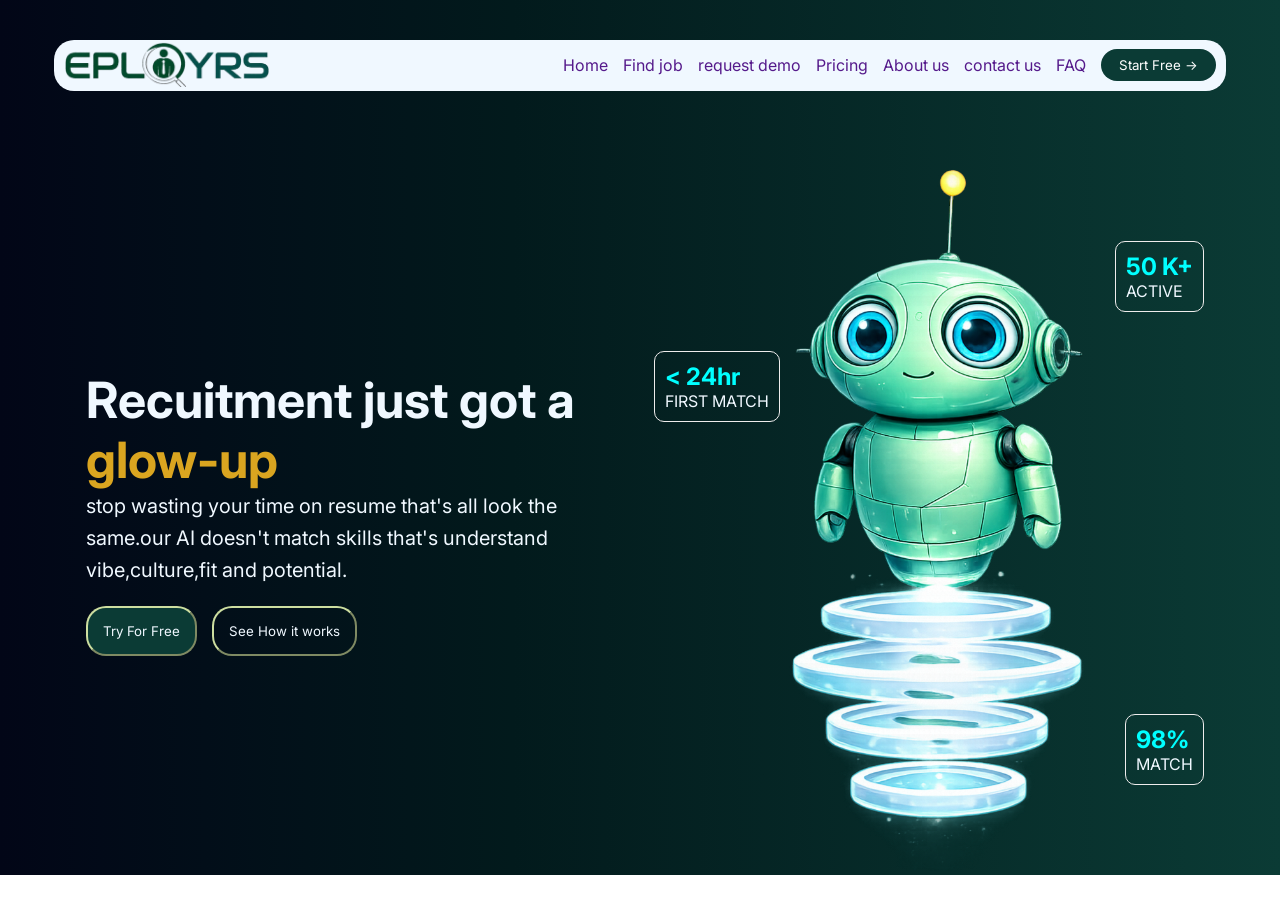
<file: E Commerce/eplotrs.html>
<!DOCTYPE html>
<html lang="en">
  <head>
    <meta charset="UTF-8">
    <meta name="viewport" content="width=device-width, initial-scale=1.0">
    <link rel="stylesheet" href="eplo.css">
    <link href="https://fonts.googleapis.com/css2?family=Inter:wght@300;400;600;700&display=swap" rel="stylesheet">
    <title>eployrs</title>
  </head>
  <body>
    <div class="section1">
      <header>
        <div class="logo">
          <img
            src="./assets/image/Magnifying_glass_logo_with_human_figure-removebg-preview.png"
            alt>
        </div>
        <div class="icon">
          <a href>Home</a>
          <a href>Find job</a>
          <a href>request demo</a>
          <a href>Pricing</a>
          <a href>About us</a>
          <a href>contact us</a>
          <a href>FAQ</a>
          <button>Start Free -></button>
        </div>
      </header>
      <div class="section2">
        <div class="just">
          <h1>Recuitment just got a <span>glow-up</span></h1>
          <p>stop wasting your time on resume that's all look the same.our AI
            doesn't match skills that's
            understand vibe,culture,fit and potential. </p>
          <div class="try">
            <button class="free">Try For Free</button>
            <button class="see">See How it works</button>
          </div>

        </div>
        <div class="robort">
          <img src="./assets/image/Friendly robot floating on glowing rings.png"
            alt>
          <div class="hr">
            <h2>< 24hr</h2>
            <p>FIRST MATCH</p>
          </div>
          <div class="K">
            <h2>50 K+</h2>
            <p>ACTIVE</p>
          </div>
          <div class="match">
            <h2>98%</h2>
            <p>MATCH</p>
          </div>

        </div>
      </div></div>
  </body>
</html>
</file>
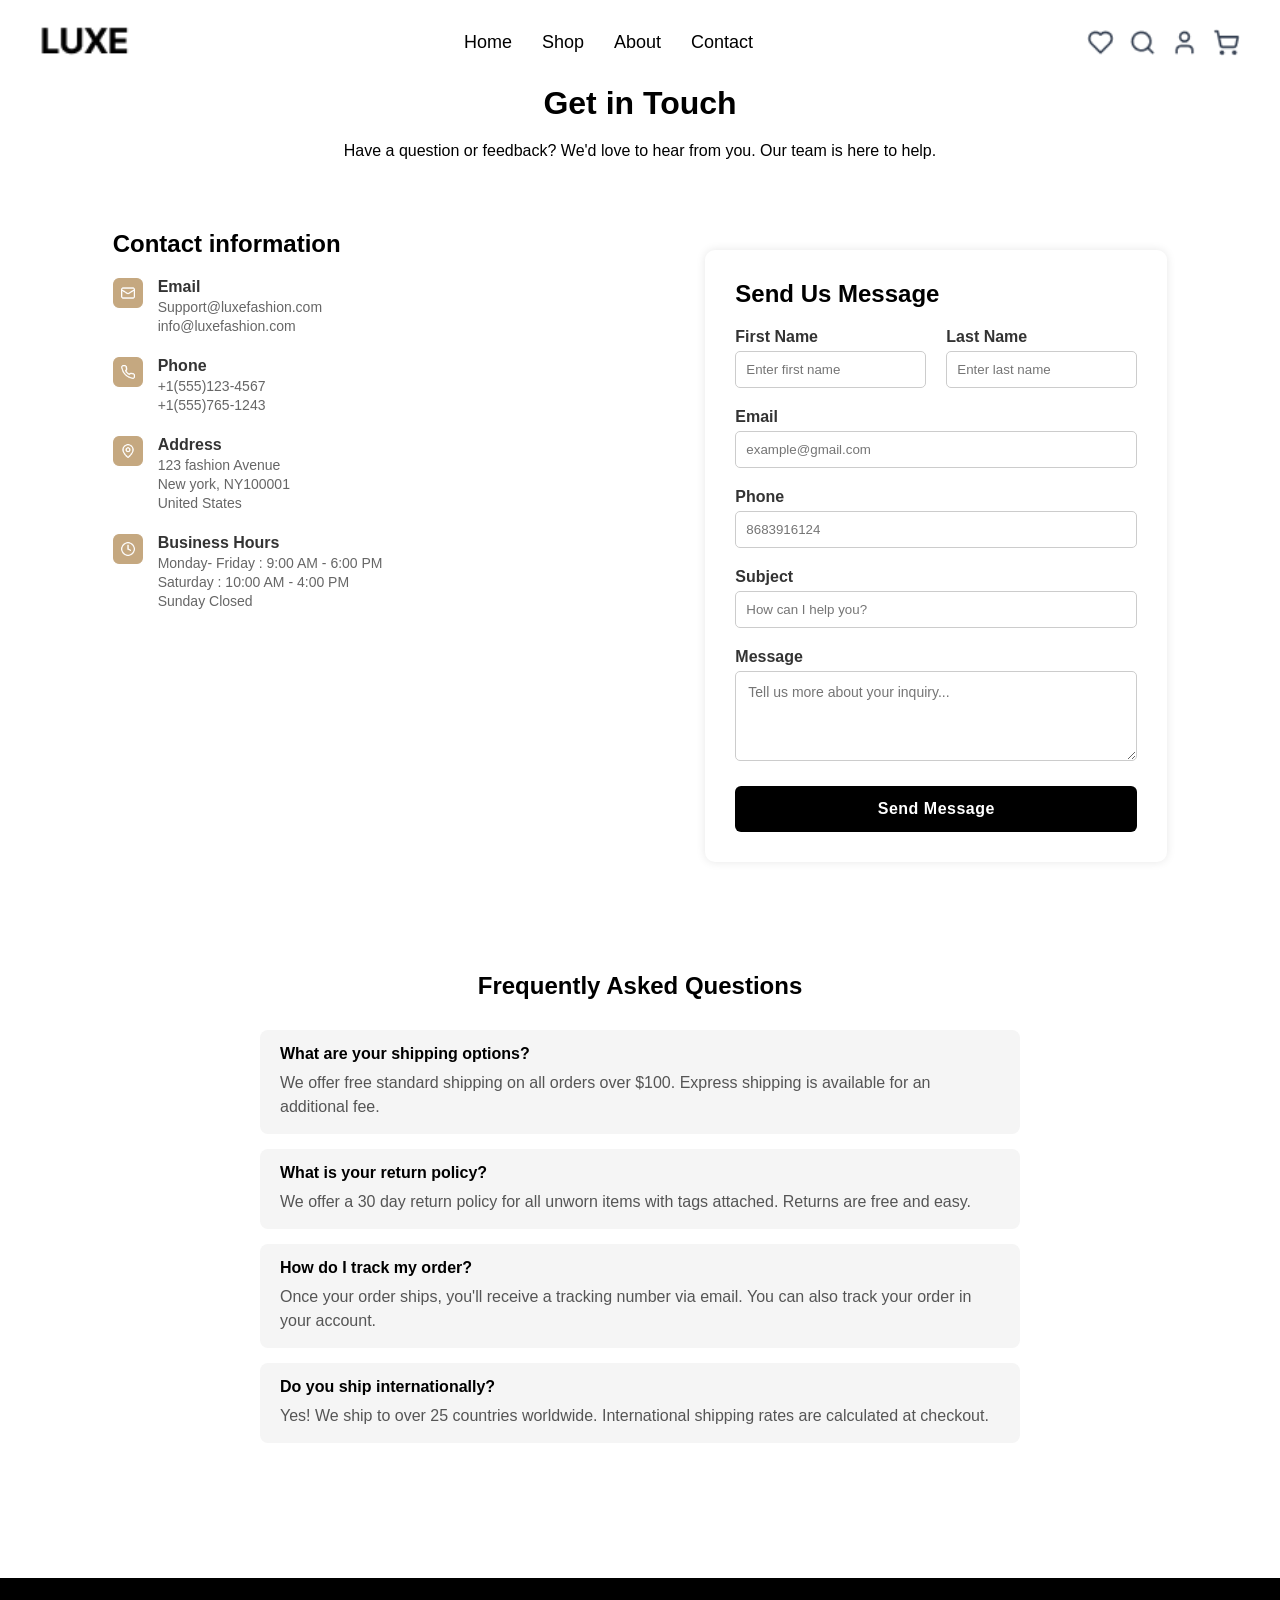
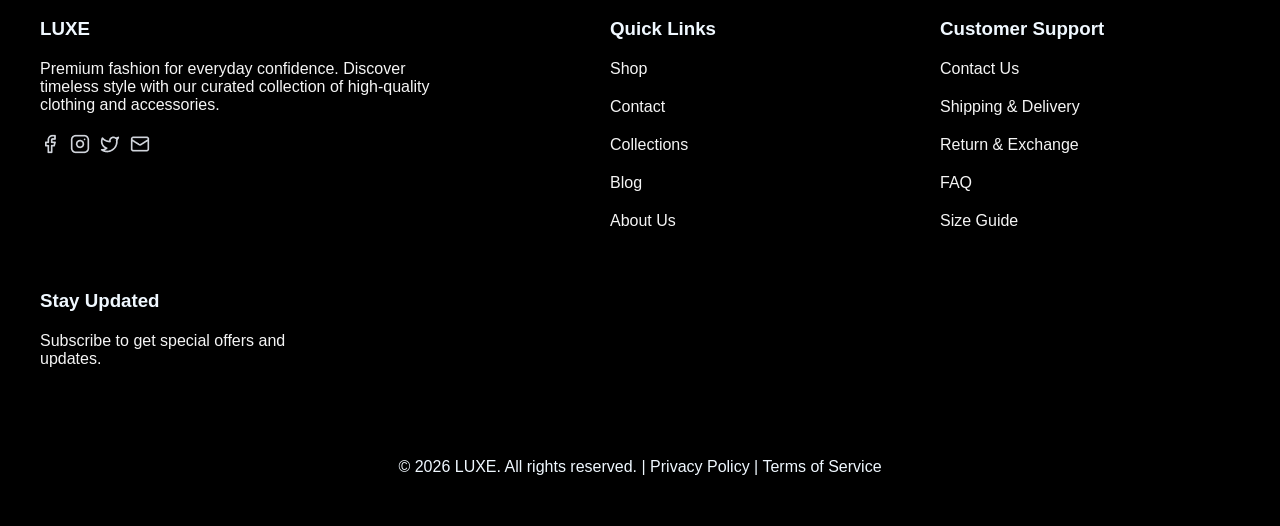
<file: E Commerce/page4.html>
<!DOCTYPE html>
<html lang="en">
    <head>
        <meta charset="UTF-8">
        <meta name="viewport" content="width=device-width, initial-scale=1.0">
        <link rel="stylesheet" href="assets/image/CSS/style.css">
        <link rel="stylesheet" href="assets/image/CSS/responsive.css">
        
        <link href="https://fonts.googleapis.com/css2?family=Inter:wght@100;200;300;400;500;600;700;800;900&display=swap" rel="stylesheet">
        <link rel="stylesheet" href="https://cdnjs.cloudflare.com/ajax/libs/font-awesome/6.5.1/css/all.min.css">
        <title>Contact Us - LUXE</title>
    </head>
    <body>
        <div class="header">
            <div class="logo">
                <a href="index.html"><img src="assets/image/Images/Link (5).png" alt="LUXE Logo"></a>
            </div>

            <div class="link">
                <a href="index.html">Home</a>
                <a href="2ndpage.html">Shop</a>
                <a href="page3.html">About</a>
                <a href="page4.html">Contact</a>
            </div>

            <div class="right-icons">
                <div class="bar">
                    <img src="assets/image/Images/Button - Wishlist.png" alt="Wishlist">
                    <img src="assets/image/Images/Button - Search.png" alt="Search">
                    <img src="assets/image/Images/Button - Profile.png" alt="Profile">
                    <img src="assets/image/Images/Button - Cart.png" alt="Cart">
                </div>
                <div class="humburger">
                    <i class="fa-solid fa-bars"></i>
                </div>
            </div>
        </div>

        <div class="touch">
            <h1>Get in Touch</h1>
            <p>Have a question or feedback? We'd love to hear from you. Our team is here to help.</p>
        </div>

        <div class="midbox">
            <div class="half1">
                <div class="contact">
                    <h2>Contact information</h2>
                </div>
                <div class="email">
                    <img src="assets/image/Images/email.png" alt="Email">
                    <div class="email1">
                        <h3>Email</h3>
                        <p>Support@luxefashion.com</p>
                        <p>info@luxefashion.com</p>
                    </div>
                </div>
                <div class="email">
                    <img src="assets/image/Images/phone.png" alt="Phone">
                    <div class="email1">
                        <h3>Phone</h3>
                        <p>+1(555)123-4567</p>
                        <p>+1(555)765-1243</p>
                    </div>
                </div>
                <div class="email">
                    <img src="assets/image/Images/address.png" alt="Address">
                    <div class="email1">
                        <h3>Address</h3>
                        <p>123 fashion Avenue</p>
                        <p>New york, NY100001</p>
                        <p>United States</p>
                    </div>
                </div>
                <div class="email">
                    <img src="assets/image/Images/hour.png" alt="Hours">
                    <div class="email1">
                        <h3>Business Hours</h3>
                        <p>Monday- Friday : 9:00 AM - 6:00 PM</p>
                        <p>Saturday : 10:00 AM - 4:00 PM</p>
                        <p>Sunday Closed</p>
                    </div>
                </div>
                <div class="email">
                    <iframe src="https://www.google.com/maps/embed?pb=!1m18!1m12!1m3!1d3507.4391218487026!2d77.03855707416118!3d28.466319391611506!2m3!1f0!2f0!3f0!3m2!1i1024!2i768!4f13.1!3m3!1m2!1s0x390d19b1446866fb%3A0x2a5581c86a83116f!2sCut%20Edge%20Technology!5e0!3m2!1sen!2sin!4v1774423257082!5m2!1sen!2sin" width="100%" height="200" style="border:0;" allowfullscreen="" loading="lazy" referrerpolicy="no-referrer-when-downgrade"></iframe>
                </div>
            </div>

            <div class="half2">
                <div class="form">
                    <form action="#" method="POST">
                        <div class="msg">
                            <h2>Send Us Message</h2>
                        </div>
                        <div class="form1">
                            <div class="fname">
                                <label for="first-name">First Name</label>
                                <input type="text" id="first-name" placeholder="Enter first name" required>
                            </div>
                            <div class="fname">
                                <label for="last-name">Last Name</label>
                                <input type="text" id="last-name" placeholder="Enter last name" required>
                            </div>
                        </div>
                        <div class="form2">
                            <div class="email2"> 
                                <label for="user-email">Email</label>
                                <input type="email" id="user-email" placeholder="example@gmail.com" required>
                            </div> 
                            <div class="email2">
                                <label for="user-phone">Phone</label>
                                <input type="tel" id="user-phone" placeholder="8683916124">
                            </div>
                            <div class="email2">
                                <label for="user-subject">Subject</label>
                                <input type="text" id="user-subject" placeholder="How can I help you?">
                            </div>
                            <div class="message">
                                <label for="user-msg">Message</label>
                                <textarea id="user-msg" rows="4" placeholder="Tell us more about your inquiry..."></textarea>
                            </div>
                        </div>
                        <div class="sendmsg">
                            <button type="submit">Send Message</button>
                        </div>
                    </form>
                </div>
            </div>
        </div>

        <div class="question">
            <div class="quesion2">
                <h2>Frequently Asked Questions</h2>
            </div>
            <div class="question2">
                <h4>What are your shipping options?</h4>
                <p>We offer free standard shipping on all orders over $100. Express shipping is available for an additional fee.</p>
            </div>
            <div class="question2">
                <h4>What is your return policy?</h4>
                <p>We offer a 30 day return policy for all unworn items with tags attached. Returns are free and easy.</p>
            </div>
            <div class="question2">
                <h4>How do I track my order?</h4>
                <p>Once your order ships, you'll receive a tracking number via email. You can also track your order in your account.</p>
            </div>
            <div class="question2">
                <h4>Do you ship internationally?</h4>
                <p>Yes! We ship to over 25 countries worldwide. International shipping rates are calculated at checkout.</p>
            </div>
        </div>

        <div class="footer">
            <div class="footer-top">
                <div class="lux lux1">
                    <h3>LUXE</h3>
                    <p>Premium fashion for everyday confidence. Discover timeless style with our curated collection of high-quality clothing and accessories.</p>
                    <div class="footericon">
                        <img src="assets/image/Images/Link - Facebook.png" alt="Facebook">
                        <img src="assets/image/Images/Link - Instagram.png" alt="Instagram">
                        <img src="assets/image/Images/Link - Twitter.png" alt="Twitter">
                        <img src="assets/image/Images/Link - Email.png" alt="Email">
                    </div>
                </div>
                
                <div class="lux lux2">
                    <h3>Quick Links</h3>
                    <a href="#">Shop</a>
                    <a href="#">Contact</a>
                    <a href="#">Collections</a>
                    <a href="#">Blog</a>
                    <a href="#">About Us</a>
                </div>
                
                <div class="lux lux3">
                    <h3>Customer Support</h3>
                    <a href="#">Contact Us</a>
                    <a href="#">Shipping &amp; Delivery</a>
                    <a href="#">Return &amp; Exchange</a>
                    <a href="#">FAQ</a>
                    <a href="#">Size Guide</a>
                </div>
                
                <div class="lux lux4">
                    <h3>Stay Updated</h3>
                    <p>Subscribe to get special offers and updates.</p>
                </div>
            </div>
            <p class="copy">&copy; 2026 LUXE. All rights reserved. | Privacy Policy | Terms of Service</p>
        </div>
    </body>
</html>
</file>
<file: E Commerce/eplo.css>
* {
    margin: 0px;
    padding: 0px;
    font-family: 'Inter', sans-serif;
}

.section1 {
    background: linear-gradient(90deg,
            #020617 0%,
            #021a1c 40%,
            #0b3b35 100%);
    height: auto;
    padding-top: 20px;
}

header {
    display: flex;
    justify-content: space-between;
    align-items: center;
    text-align: center;
    width: 90%;
    background-color: aliceblue;

    margin: 20px auto;
    border-radius: 20px;
    padding: 0 10px 0 10px;

}

.logo img {
    /* height: 14vh; */
    width: 16vw;
}

.icon {
    display: flex;
    gap: 15px;
    text-decoration: none;
    align-items: center;
}

.icon a {
    text-decoration: none;
}

.icon button {
    /* padding: 8px; */
    /* border-radius: 20px; */
    padding: 8px 18px;
    border-radius: 20px;
    border: none;
    background: #0b3b35;
    color: white;
    cursor: pointer;
}

.just {
    color: aliceblue;
    display: flex;
    flex-direction: column;
}

.section2 {
    display: flex;
    justify-content: space-around;
    margin-top: 60px;
    padding: 0 20px;
    align-items: center;
}

.robort img {
    /* height: 100vh; */
    /* width: 60vw; */
    height: 80vh;


}

.just {
    width: 40%;
}

.just h1 {
    font-size: 50px;
}

.just p {
    font-size: 20px;
    line-height: 1.6;
}
.see{
    background: none;
    color: aliceblue;
}
.try button {
    padding: 15px;
    border-radius: 20px;
   border-color: rgb(205, 222, 160);
    /* background: none; */
}

.just span {
    color: goldenrod;
}

.try {
    display: flex;
    gap: 15px;
    margin-top: 20px;
}

.robort {
    position: relative;
}

.hr {
    position: absolute;
    top: 200px;
    left: -60px;
    color: aliceblue;
    border: 1px solid rgb(238, 236, 236);
    padding: 10px;
    border-radius: 10px;

}

.K {
    position: absolute;
    top: 90px;
    right: -10px;
    color: aliceblue;
    padding: 10px;
    border: 1px solid rgb(238, 236, 236);

    border-radius: 10px;


}

.match {
    position: absolute;
    bottom: 90px;
    right: -10px;
    color: aliceblue;
    border: 1px solid rgb(238, 236, 236);
    padding: 10px;
    border-radius: 10px;

}

.robort h2 {
    color: aqua;
}

.free {
    background-color: #0b3b35;
    color: aliceblue;
}
</file>
<file: E Commerce/assets/image/CSS/style.css>
*{
    margin: 0;
    padding: 0;
    box-sizing: border-box;
    font-family: Arial, sans-serif;
}
body {
  font-family: 'Inter';
}

.header{
    width: 100%;
display:flex;
justify-content:space-between;
align-items:center;
padding:15px 40px;
/* position:relative; */
}

.logo img{
width:10vh;
}

.link{
display:flex;
gap:30px;

}


.link a{
text-decoration:none;
color:black;
font-size:18px;
}

.right-icons {
    display: flex;
    align-items: center;
    gap: 20px;
}

.bar {
    display: flex;
    gap: 15px;
    align-items: center;
}

.bar img {
    width: 3vh;
    cursor: pointer;
}

/* hide checkbox */
#menu{
display:none;
}


.humburger{
display:none;
font-size:28px;

cursor:pointer;

}
.section1{
    height:100vh;
    
    background:linear-gradient(90deg, #00000099, #00000033) , url("/assets/image/Images/Hero.png");
    background-size:cover;
    background-position: center;
    /* position:relative; */


   
}
.discover{
    position: absolute;
    top: 50%;
    left: 5%;
    
}
.discover h2{
    font-size: 70px;
    color: white;
}
.discover p{
    font-size: 20px;
    color: white;
}
.shop{
    height: 50px;
    width: 150px;
margin-top: 20px;
border: none;
border-radius: 7px;
}
.exp{
    background: none;
    height: 50px;
    width: 200px;
    color: white;
    border-color: aliceblue;
    border-radius: 7px;
}
.section2{
text-align:center;
margin-top:30px;
}

.section2 p{
font-size:40px;
}
.pic{
    display: flex;
    flex-wrap: wrap;
    gap: 10px;
    margin-top: 20px;
 
    position: relative;
    justify-content: space-evenly;
}
.pic1{
position: relative;
width: 20%;
}

.pic1 div{
   
position: absolute;
bottom: 10px;
/* left: 10px; */
color: white;

}
.pic1 img{
    /* display: flex; */
    border-radius: 10px;
    width: 100%;

   display: block;

    background: linear-gradient(
        to top,
        rgba(0, 0, 0, 0.7),   /* bottom dark */
        rgba(0, 0, 0, 0.2)    /* top light */
    );
}

.trend{
    display: flex;
    justify-content: space-between;
   padding-top: 40px;
   text-align: center;
   padding-left: 20px;
   padding-right: 30px;
}
.trend p{
    font-size: 30px;
    padding-left: 10px;
}
.trend button{
    height: 7vh;
    width: 20vh;
    background-color: rgba(255, 255, 255, 1);
    border-radius: 10px;
}
.photos{
    display: grid;
    grid-template-columns: repeat(4, 1fr);
    flex-wrap: wrap;
    gap: 20px;
    margin-top: 20px;
    padding: 0 20px; /* better than only left padding */
    box-sizing: border-box;
}
.price{
    display: flex;
    justify-content: space-between; /* better than gap:45px */
    align-items: center;
    font-size: 20px;
    gap: 20px;
    flex-wrap: wrap;
    font-size: 25px;
}
.photo2{
    width: 100%;
    overflow: hidden;
}
.photo2 img{

      width: 100%;
    height: auto;
    display: block;
    border-radius: 10px;
}
.card p{
    padding-left:10px ;
    padding-top: 10px;
}
.card{
    width: 100%;
    overflow: hidden;
}
.card img{
    width: 100%;
    height: auto;
    display: block;
    border-radius: 10px;
  
}
.jacket {
    position: relative;
}
.new{
    position: absolute;
    top: 10px;
    left: 10px;
    font-size: 18px;
   
    background-color: #000;
    border: 1px solid black;
    border-radius: 20px;
   height: 30px;
   display: flex;
   text-align: center;
   justify-content: center;
   align-items: center;
   width: 50px;
    color: #f5f5f5;
    
}
.rating{
    color: gold;
    padding-left: 10px;
    padding-top: 10px;
}
.price button{
    height: 40px;
    width: 150px;
    border: none;
    background-color: black;
    color: aliceblue;
    border-radius: 8px;
    /* margin-bottom: 20px;  */
}
.mid{
    display: flex;
    margin-top: 60px;
    justify-content: space-between;
}
.summer{
 padding-top: 10%;
 padding-left: 30px;
 display: flex;
 flex-direction: column;
 gap: 20px;
 
}
.summer button{
    height: 50px;
    width: 180px;
    background-color: black;
    border: none;
    color: aliceblue;
    border-radius: 8px;
}
.street img{
width:100%;
}
.why{
    text-align: center;

}
.downbar{
    display: flex;
    flex-wrap: wrap;
    margin-top: 50px;
    text-align: center;
    justify-content: space-around;
}
.margin{
    width: 200px;
}
.margin p{
    font-size: small;
}
.footer{
    display: flex;
    flex-direction: column;
    flex-wrap: wrap;
    background-color: black;
    margin-top: 100px;
    padding-bottom: 50px;
    
}
.footer-top {
    display: flex;
    flex-wrap: wrap;
    justify-content: space-between;
    padding: 40px;
    gap: 60px;
}
.lux1{
    width: 35%;
}
.lux2{
    width: 15%;
}
.lux3{
    width: 25%;
}
.lux4{
    width: 25%;
}
.lux{
    color: aliceblue;
    /* padding-top: 50px; */
    display: flex;
   /* padding: 20px; */
   /* width: 25%; */
    flex-direction: column;
    gap: 20px;
    /* width: 250px; */
}
.lux a{
    color: #f5f5f5;
    text-decoration: none;
   
}
.lux p{
     color: #f5f5f5;

}
.footericon{
    display: flex;
    gap: 10px;
}
.copy{
    color: aliceblue;
    text-align: center;
    padding-top: 50px;
}
.shop1{
    border: 1px solid black;
    width: 100%;
    height: 100px;
    padding-left: 50px;
    padding-top: 10px;
    display: flex;
    flex-direction: column;
    gap: 10px;
     background-color: #F9FAFB;
}
.show{
    display:flex;
    justify-content: space-between;
    padding-top: 30px;
    padding-right: 30px;
    padding-left: 30px ;
    align-items: center;
  
}
.show-none{
    display: none;
}

.show i {
    margin: 0 10px;
    cursor: pointer;
}
.show p{
  padding-top: 10px;
}
select{
    font-size: 15px;
    padding: 10px;
    border-radius: 10px;
}
.colm1{
    display: flex;
    /* padding-top: 20px;
    padding-left: 30px; */
    /* gap: 8px; */
    
    justify-content: center;
    align-items: center;
}
.colm1 p{
    font-size:20px;
}
.colm1 img{
    height: 20px;
    width: 20px;
}
.category{
    padding-left: 20px;
    display: flex;
    flex-direction: column;
    gap: 10px;
    margin-top: 20px;
   
}
.category label{
    display: flex;
    gap: 7px;
   
}
.category input{
    height: 20px;
    width: 20px;
}
.doller{
  
 display: flex;
 flex-direction: column;
 margin-top: 20px;
padding-left: 20px;
padding-right: 20px;
gap: 10px;
}
.doller p{
    display: flex;
    gap: 50px;
    font-size:20px;
    
}
.size{
  padding-left: 20px;
  margin-top: 20px;
}
.size input{
    width: 30px;
    border: 1px solid black;
    border-radius: 5px;
    text-align: center;
}
.clr{
    margin-top: 20px;
    padding-left: 20px;
}
.container{
    display: flex;
    gap: 10px;
    flex-wrap: wrap;
    margin-top: 10px;
}
.circle{
    height: 50px;
    width: 50px;
    border: 1px solid black;
    border-radius: 50%;
  
   
}
.srcptm{
    display: flex;
    flex-direction: column;
    gap: 10px;
}
.black{
    background-color: black;
}
.gray{background-color: #6A7282;}
.gold{background-color: #C5A880;}
.blue{background-color: #155DFC;}
.red{background-color: #E7000B;}
.container2 {
    display: flex;
    gap: 20px;
    width: 100%;
    margin-top: 50px;
}
.section2{
    display: flex;
    flex-direction: column;
}
.clear{
  margin-top: 50px;
   text-align: center;
   
}
.clear button{
    font-size: 20px;
    padding: 10px;
    border-radius: 10px;
}
.aside{
    display: grid;
    grid-template-columns: 1fr 1fr  1fr;
    gap: 20px;
    width: 100%;
}
.clt-size {
    display: flex;
    gap: 10px;
    flex-wrap: wrap;
   padding-top: 20px;
   padding-right: 30px;
}
.clt-size div{
align-items: center;
    justify-content: center;
    border: 1px solid black;
    border-radius: 7px;
    width: 50px;
    text-align: center;
    font-size: 20px;
     /* padding: 10px; */
  
}
.hoodi{
    margin-top: 20px;
}
.section10{
    width: 25%;
    
}
.preview{
    display: flex;
    gap: 10px;
    justify-content: center;
    margin-top: 30px;
}
.preview div{
 align-items: center;
 border: 1px solid black;
 padding: 10px;
 justify-content: center;
 border-radius: 10px;
 
  
  margin-top: 20px;
   
}
.box{
  width: 60px;
  border: 1px solid black;
  text-align: center;
  
}
.bottom{
    display: flex;
    justify-content: space-between;
    flex-wrap: wrap;
   margin-top: 100px;
  text-align: center;
  padding-left: 30px;
  padding-right: 30px;
 

}
.center{
    background: linear-gradient(
    rgba(47, 79, 90, 0.5),
    rgba(58, 74, 63, 0.5)
),url("/assets/image/Images/ef085af87543e48a8e4cd389b7323b058362e534.jpg");


    position: relative;
    height: 50vh;
    background-position: center;
}
.mid2{
    display: flex;
    flex-direction: column;
 align-items: center;
 
padding-top: 100px;
    
    color: #F9FAFB;
}
.mid2 p{
    font-size: small;
}
.story {
    text-align: center;   
    max-width: 700px;    
    margin: 0 auto; 
    padding-top: 100px;      
}

.story h2 {
    margin-bottom: 15px; 
}

.story p {
    margin-bottom: 10px;  
}
.stand{
    margin-top: 100px;
    text-align: center;
}
.num{
    display: flex;
    padding-left: 40px;
    padding-right: 40px;
    margin-top: 100px;
    justify-content: space-between;
}
.numbr p{
    font-size: smaller;
}
.meet{
    text-align: center;
    margin-top: 120px;
}
.clothpic{
    display: flex;
    gap: 20px;
   
    text-align: center;
    margin-top: 50px;
   justify-content: center;
}
.clothphoto p{
    font-size: smaller;
}
.clothphoto img{
    width: 100%;
}
.touch{
   display: flex;
   flex-direction: column;
   align-items: center;
   gap: 20px;
}
.midbox{
    display: flex;
    margin-top: 50px;
    flex-wrap: wrap;
   
   justify-content:space-evenly;
}
.half1 {
    width: 100%;
    max-width: 500px;
    
    padding: 20px;
    /* background: #f9f9f9; */
    border-radius: 10px;
    font-family: Arial, sans-serif;
}

/* Heading */
.contact h2 {
    margin-bottom: 20px;
    font-size: 24px;
}

/* Each row (email, phone, etc.) */
.email {
    display: flex;
    align-items: flex-start;
    gap: 15px;
    margin-bottom: 20px;
}

/* Icon */
.email img {
    width: 30px;
    height: 30px;
}

/* Text section */
.email1 h3 {
    margin: 0;
    font-size: 16px;
    color: #333;
}

.email1 p {
    margin: 3px 0;
    font-size: 14px;
    color: #666;
}

/* Map section */
.map {
    height: 10px;
    width: 50px;
    
    
}





.half2{
    display: flex;
    flex-direction: column;
}


.form{
    width: 100%;
    display: flex;
    justify-content: center;
    padding: 40px 20px;
}

form{
    width: 100%;
    max-width: 800px;
    /* background: #f9f9f9; */
    padding: 30px;
   
    border-radius: 10px;
    box-shadow: 0 0 10px rgba(0,0,0,0.1);
}


.form1{
    display: flex;
    gap: 20px;
    margin-bottom: 20px;
    margin-top: 20px;
}


.form2{
    display: flex;
    flex-direction: column;
    gap: 20px;
}

.fname,
.email2,
.message{
    display: flex;
    flex-direction: column;
    width: 100%;
}


label{
    margin-bottom: 5px;
    font-weight: 600;
    color: #333;
}


input{
    padding: 10px;
    border-radius: 5px;
    border: 1px solid #ccc;
    outline: none;
    transition: 0.3s;
}


input:focus{
    border-color: #000;
    box-shadow: 0 0 5px rgba(0,0,0,0.2);
}


/* Heading margin */
.msg h2 {
    margin-bottom: 20px;
    font-size: 24px;
}

/* Textarea input style matching inputs */
.message textarea {
    width: 100%;
    padding: 12px;
    border-radius: 5px;
    border: 1px solid #ccc;
    outline: none;
    resize: vertical;
    font-family: inherit;
    font-size: 14px;
    transition: 0.3s;
}

.message textarea:focus {
    border-color: #000;
    box-shadow: 0 0 5px rgba(0,0,0,0.2);
}

/* Send Message button container and styling */
.sendmsg {
    margin-top: 25px;
    width: 100%;
}

.sendmsg button {
    width: 100%;
    background-color: #000;
    color: #fff;
    padding: 14px;
    border: none;
    border-radius: 6px;
    font-size: 16px;
    font-weight: 600;
    cursor: pointer;
    letter-spacing: 0.5px;
    transition: background-color 0.2s ease, transform 0.1s ease;
}

.sendmsg button:hover {
    background-color: #222;
}

.sendmsg button:active {
    transform: scale(0.99);
}
.question {
    max-width: 800px;    
    margin: 50px auto;    
    padding: 20px;
}
.quesion2 h2 {
    text-align: center;
    margin-bottom: 30px;
    font-family:   sans-serif;
}
   
.question2 {
    background: #f5f5f5;
    padding: 15px 20px;
    margin-bottom: 15px;
    border-radius: 8px;
}
.question2 h4 {
    margin-bottom: 8px;
}

.question2 p {
    color: #555;
    line-height: 1.5;
}
body {
    margin: 0;
    padding: 0;
}

.copy {
    display: block;
    margin: 0;
}
</file>
<file: E Commerce/assets/image/CSS/responsive.css>
/* Tablet view */
@media (max-width: 992px) {
    .lux1 {
        width: 40%;
    }
    .lux2 {
        width: 40%;
    }
    .lux3 {
        width: 40%;
    }
    .lux4 {
        width: 40%;
    }
}

/* Mobile view */
@media (max-width: 600px) {
    .footer-top {
        flex-direction: column;
    }

    .lux1,
    .lux2,
    .lux3,
    .lux4 {
        width: 100%;
    }
}

@media (max-width:768px){
    .show{
        display: none;
    }
    .show-none{
        display: flex;
        /* display: block; */
        gap: 20px;
    }
     .section10{
        display: none;
    }
    .bottom{
        gap: 20px;
    }
    .srcptm{
        gap: 20px;

    }
    .srcptm p{
        font-size: 10px;
    }
    .discover h2{
      font-size: 40px;
    }
    .discover p{
        font-size: 15px;
    }
}
@media (max-width:600px){
    .link{
        display: none;
    }
    
    .pic{
       gap: 15px;
       justify-content: center
    
       
    }
    .pic1{
        width:45%;
       
    }
    .pic div{
        bottom:10px;
        /* left: 10px; */
        font-size: 14px;
    }
    .downbar{
        gap: 20px;
        display: flex;
        justify-content: center;
        text-align: center;
    }
    .why{
        margin-top: 40px;
    }
    .summer{
        padding-top: 0px;
    }
    .photos{
        grid-template-columns: repeat(2, 1fr); /* 4 se 2 column */
        gap: 15px;
        padding: 0 10px;
    }
    /* <--------shop page --------> */
    .hoodi p{
        font-size: 10px;
    }
    .rating{
        padding-left: 0px;
        padding-top: 5px;
        font-size: 9px;
    }
    .price p{
     padding-top: 10px;
    }
    .select{
        font-size: 10px;
        padding: 7px;
    }
    .colm1 img{
        height: 15px;
        width: 15px;
    }
    .colm1 p{
        font-size: 15px;
    }
    .colm1{
        padding-top: 0px;
    }
    .doller h2{
        font-size: 18px;
    }
    .doller p{
        font-size: 15px;
    }
    .size h2{
        font-size: 20px;
    }
    .clt-size div{
     width: 30px;
     font-size: 15px;

    }
   .circle{
    height: 30px;
    width: 30px;
    
   }
   .clear button{
    font-size: 10px;
    padding: 7px;
   }
   .clothphoto img{
    /* width:100px ; */
   }
   .clothpic{
    margin-left: 20px;
    margin-right: 20px;
   }
   /* <---------page4 ---------> */
   .touch p{
    font-size: 10px;
   }
   .touch h1{
    font-size: 25px;
   }

}
/* <------small mobile ------->  */
@media (max-width:320px){
    .discover h2{
        font-size: 20px;

    }
    .discover p{
        font-size: 10px;
    }
    .shop{
        height: 30px;
        width: 78px;
    }
    .exp{
        height: 30px;
        width: 150px;
    }
    .section2 p{
      font-size: 30px;
    }
    .trend p{
        font-size: 15px;
        padding: 0px;
        display: flex;
        align-items: center;
        justify-content: center;
    }
    .trend button{
        height: 30px;
        width: 100px;
    }
    .card p{
        font-size: 10px;
        
    }
    .rating{
        padding-left: 10px;
    }
    .new{
        font-size: 10px;
    }
    .summer h2{
        font-size: 20px;

    }
    .summer p{
        font-size: 10px;
    }
    .summer button{
        height: 30px;
        width: 120px;
    }
    .copy{
        font-size: 15px;
    }
    div h2{
        font-size: 15px;
    }
    
    .pic {
        flex-direction: column;
        gap: 15px;
        padding: 10px;
    }

    .pic1 {
        width: 100%;
    }

    .pic1 div h2 {
        font-size: 16px;
    }

    .pic1 div p {
        font-size: 12px;
    }
    .photos{
        grid-template-columns: 1fr;
    }
    .bottom{
        padding: 0px;
    }
    .srcptm h3{
        font-size:10px;

    }
   
    select{
        font-size: 8px;
        padding: 5px;
    }
    .show p{
        font-size: 10px;
    }
    
    .shop1{
        height: 60px;
       padding-top: 10px;
       padding-left: 10px;
    }
    .shop1 h2{
        font-size:15px;
    
    
}
.shop1 p{
    font-size: 10px;
}
.aside{
    grid-template-columns: 1fr;
    margin: 0px;
}
}
/* <-------- mobile L page 2 ------> */
@media (max-width:425px){
    .shop1 h2{
        font-size: 15px;
       
    }
    .shop1 {
    padding-left: 20px;
        
    }
    .form1{
        display: flex;
        flex-wrap: wrap;
    }

}
</file>
